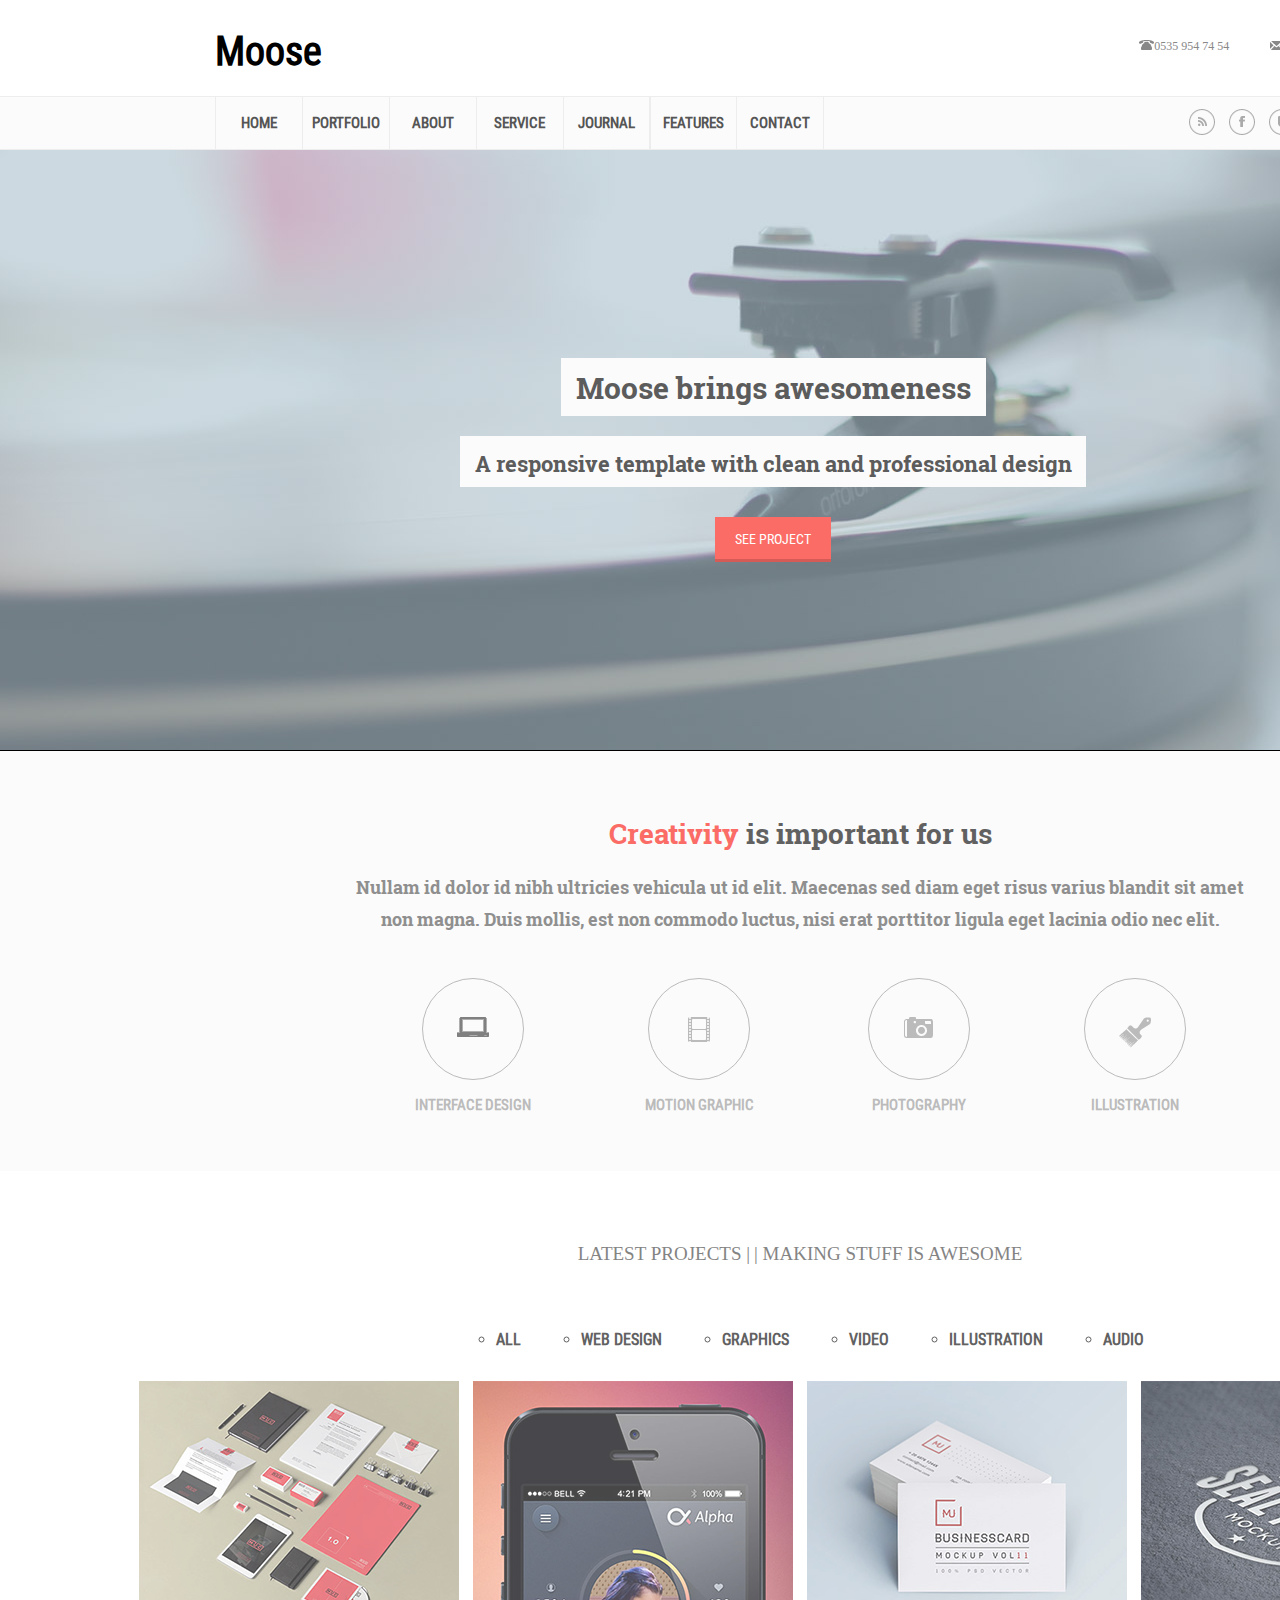
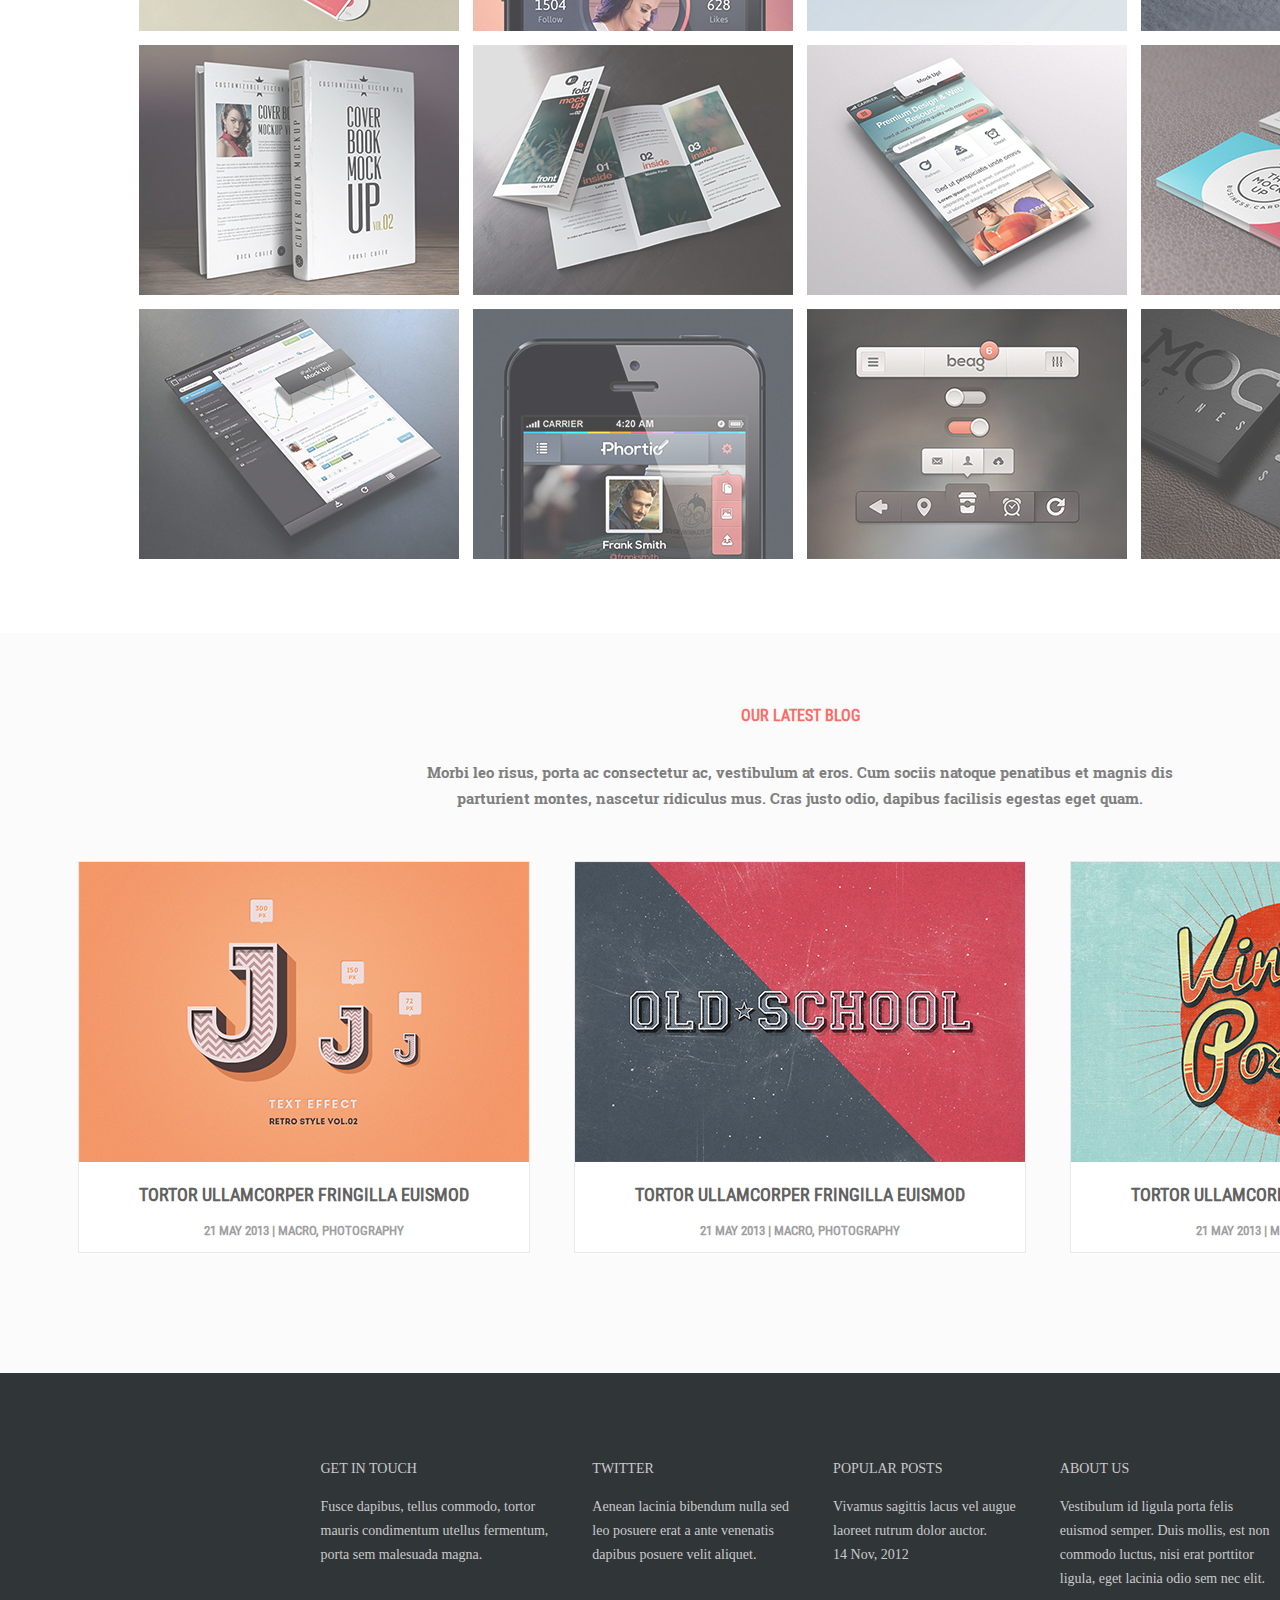
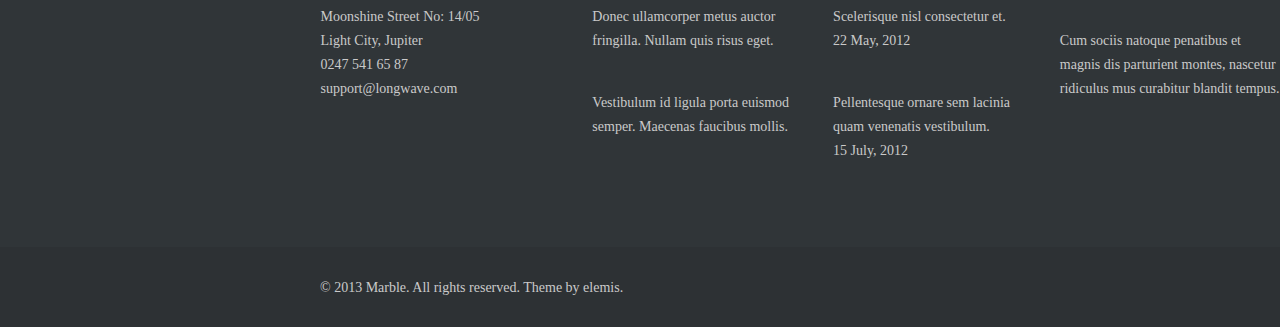
<file: Moose/index.html>
<!DOCTYPE html>
<html lang="en">
<head>
	<link rel="stylesheet" href="style/style.css">
	<meta charset="UTF-8">
	<title>Document</title>
</head>
<body>
	<div class="container">
		<div class="header">
			<div class="wrap">
				<div class="upc">
					<span class="logo">Moose</span>
					
					<button class="email"><img src="images/mall.png" alt="email"> email@moose.com 
					</button>
					
					<button class="tel"><img src="images/phone.png" alt="phone_number">0535 954 74 54
					</button>
				</div>


				<div class="downc">

					<div class="wrapper_downc">

						<ul class="ulL">
							<li class="liNav"><a class="aa" href="#">HOME</a></li> 
							<li class="liNav"><a class="aa" href="#">PORTFOLIO</a></li>
							<li class="liNav"><a class="aa" href="#">ABOUT</a></li>
							<li class="liNav"><a class="aa" href="#">SERVICE</a></li>
							<li class="liNav"><a class="aa" href="#">JOURNAL</a></li>
							<li class="liNav"><a class="aa" href="#">FEATURES</a></li>
							<li class="liNav"><a class="aa" href="#">CONTACT</a></li>
						</ul>			
						<ul class="ulR">
							<li class="liNavR"><a href="#"><img src="images/RSS.png" alt="RSS"></a></li>
							<li class="liNavR"><a href="#"><img src="images/Facebook.png" alt="Facebook"></a></li>
							<li class="liNavR"><a href="#"><img src="images/Twitter.png" alt="Twitter"></a></li>
							<li class="liNavR"><a href="#"><img src="images/Dribbble.png" alt="Dribbble"></a></li>
							<li class="liNavR"><a href="#"><img src="images/Pinterest.png" alt="Pinterest"></a></li>	
						</ul>	

					</div>

				</div>

			</div>
		</div>

		<div class="sliderbox">		
			<img class="slider_img"	width="1600px"	src="images/Main_Photo.jpg" alt="Main Photo">
			<div class="cent_text">
				<div class="uptext">Moose brings awesomeness</div>
				<div class="downtext">A responsive template with clean and <span>professional design</span></div>
				<button class="bott_sl_box">see project</button>
			</div>
		</div>

		<div class="slider_menu">
			<p class="pp"><span>Creativity</span> is important for us</p>
			<p class="ppp"	>Nullam id dolor id nibh ultricies vehicula ut id elit. Maecenas sed diam eget risus varius blandit sit amet<br> non magna. Duis mollis, est non commodo luctus, nisi erat porttitor ligula eget lacinia odio nec elit.</p>
			<div class="slider_nav">

				<div class="id">
					<a class="id_link_img"href="#"><div class="hov imgdiv"><img src="images/Laptop.png" alt=""></div></a>
					<a class="ahov id_link_txt" href="#">Interface Design</a>
				</div>

				<div class="mg">
					<a class="mg_link_img" href="#"><div class="hov imgdiv"><img src="images/Film_2.png" alt=""></div></a>
					<a class="ahov mg_link_txt" href="#">Motion Graphic</a>
				</div>

				<div class="ph">
					<a class="ph_link_img" href="#"><div class="hov imgdiv"><img src="images/Camera.png" alt=""></div></a>
					<a class="ahov ph_link_txt" href="">Photography</a>
				</div>

				<div class="il">
					<a class="il_link_img" href="#"><div class="hov imgdiv"><img src="images/Big_Brush.png" alt=""></div></a>
					<a class="ahov il_link_txt" href="">Illustration</a>
				</div>

			</div>
		</div>

		<div class="latest_porfolio">

			<div class="lp_text">
				<a href="#">Latest Projects |</a> <a></a>	<a href="#">| making stuff is awesome</a>
				<ul class="lp_main" type="circle">
					<a href="#"><li>ALL</li></a>
					<a href="#"><li>WEB DESIGN</li></a>
					<a href="#"><li>GRAPHICS</li></a>
					<a href="#"><li>VIDEO</li></a>
					<a href="#"><li>ILLUSTRATION</li></a>
					<a href="#"><li>AUDIO</li></a>
				</ul>
			</div>

			<div class="lp_photo_1">
				<img src="images/lpp_11.png" alt="">
				<img src="images/lpp_12.png" alt="">
				<img src="images/lpp_13.png" alt="">
				<img src="images/lpp_14.png" alt="">
			</div>

			<div class="lp_photo_2">
				<img src="images/lpp_21.png" alt="">
				<img src="images/lpp_22.png" alt="">
				<img src="images/lpp_23.png" alt="">
				<img src="images/lpp_24.png" alt="">
			</div>

			<div class="lp_photo_3">
				<img src="images/lpp_31.png" alt="">
				<img src="images/lpp_32.png" alt="">
				<img src="images/lpp_33.png" alt="">
				<img src="images/lpp_34.png" alt="">
			</div>	

		</div>

		<div class="latest_blog">
			<p class="lb_txt_u">Our latest Blog</p>
			<p class="lb_txt_d">Morbi leo risus, porta ac consectetur ac, vestibulum at eros. Cum sociis natoque penatibus et magnis dis<br> parturient montes, nascetur ridiculus mus. Cras justo odio, dapibus facilisis egestas eget quam.</p>
			<div class="lb_gallery">

				<div class="lg_div_img"><img src="images/lg_1.png" alt="">
					<p class="name_blog">Tortor Ullamcorper Fringilla Euismod</p>
					<p class="date_autor">21 may 2013   |   Macro, photography  </p>
				</div>

				<div class="lg_div_img"><img src="images/lg_2.png" alt="">
					<p class="name_blog">Tortor Ullamcorper Fringilla Euismod</p>
					<p class="date_autor">21 may 2013   |   Macro, photography  </p>
				</div>

				<div class="lg_div_img"><img src="images/lg_3.png" alt="">
					<p class="name_blog">Tortor Ullamcorper Fringilla Euismod</p>
					<p class="date_autor">21 may 2013   |   Macro, photography  </p>
				</div>

			</div>
		</div>

		<div class="footer_up">
			<div class="wrapper_fu">

			<div>
				<p class="footer_link">Get In Touch</p>
				<p>Fusce dapibus, tellus commodo, tortor<br> mauris condimentum utellus fermentum,<br> porta sem malesuada magna.<br><br> </p>
				<p>Moonshine Street No: 14/05 <br>
					Light City, Jupiter<br>
					0247 541 65 87<br>
				support@longwave.com</p>
			</div>
			<div>
				<p class="footer_link">Twitter</p>
				<p>Aenean lacinia bibendum nulla sed<br> leo posuere erat a ante venenatis<br> dapibus posuere velit aliquet.<br><br></p>
				<p>Donec ullamcorper metus auctor<br> fringilla. Nullam quis risus eget.<br><br></p>
				<p>
				Vestibulum id ligula porta  euismod<br> semper. Maecenas faucibus mollis.</p>
			</div>
			<div>
				<p class="footer_link">Popular Posts</p>
				<p>Vivamus sagittis lacus vel augue<br> laoreet rutrum dolor auctor.<br>
				14 Nov, 2012<br><br> </p>
				<p>Scelerisque nisl consectetur et.<br>
				22 May, 2012 <br><br></p>
				<p>Pellentesque ornare sem lacinia<br> quam venenatis vestibulum.<br> 
				15 July, 2012  </p>
			</div>
			<div>
				<p class="footer_link">About Us</p>
				<p>Vestibulum id ligula porta felis<br> euismod semper. Duis mollis, est non<br> commodo luctus, nisi erat porttitor<br> ligula, eget lacinia odio sem nec elit.<br><br> </p>
				<p>Cum sociis natoque penatibus et<br>magnis dis parturient montes, nascetur<br> ridiculus mus curabitur blandit tempus.</p>
			</div>
			</div>
		</div>
		<div class="footer_down">
			<p>© 2013 Marble. All rights reserved. Theme by elemis.</p>
		</div>
	</div>	   	
</body>
</html>
</file>
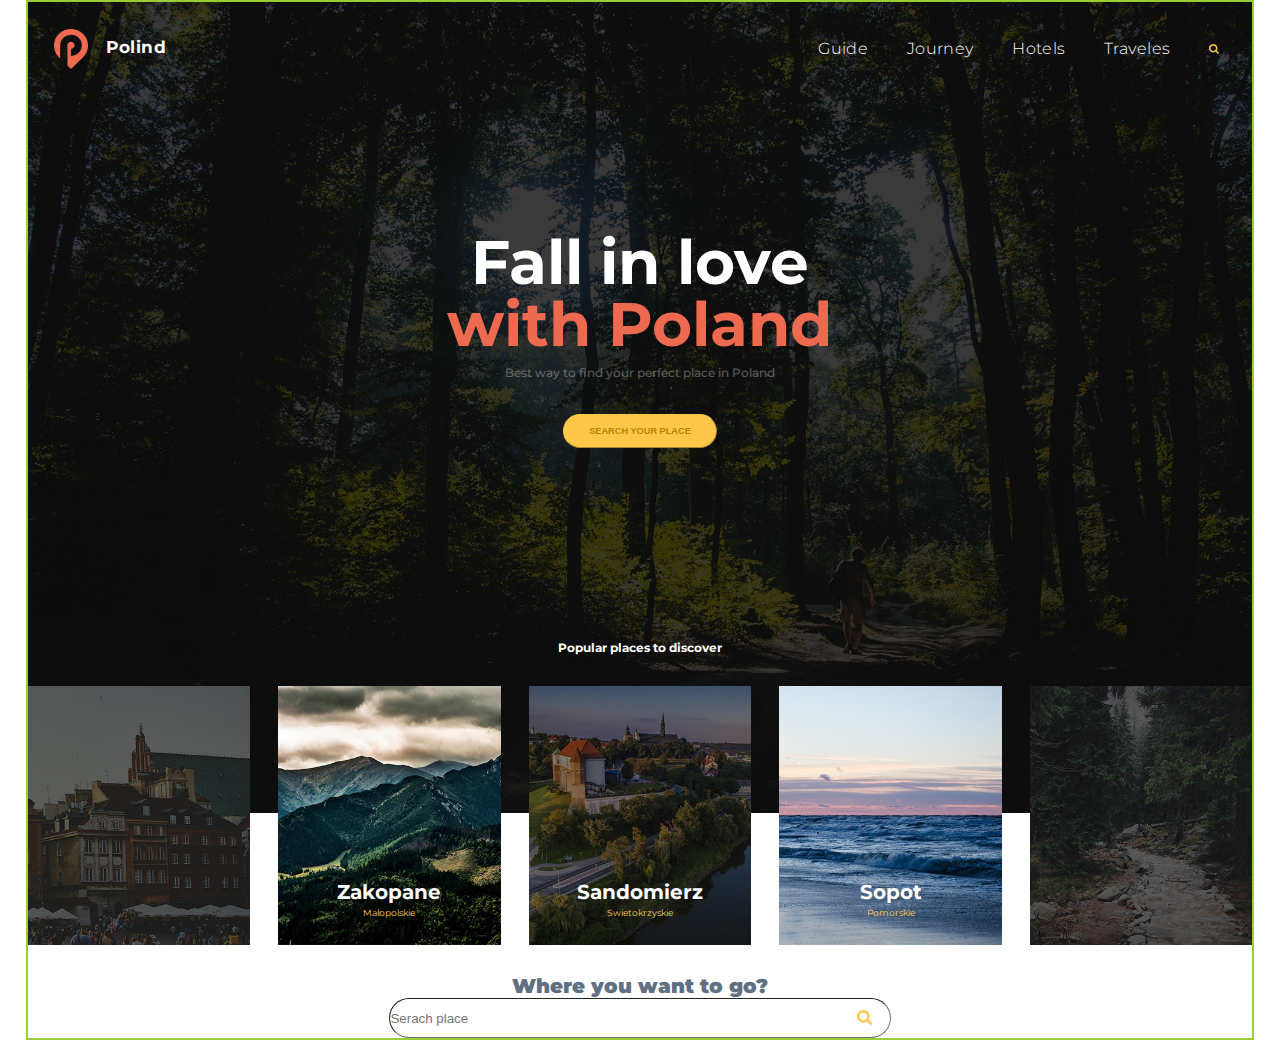
<file: Polind - эксперимент с vw вместо px/index.html>
<!DOCTYPE html>
<html lang="en">
<head>
	<link rel="stylesheet" href="style/style.css" type="text/css">
	<meta charset="UTF-8">
	<title>Document</title>
</head>
<body>
	<div class="container">



		<header class="header">

			<div class="header__img">

				<div class="header__blackout">
					
					<div class="header__logo">
						<img class="logo_img" src="img/Logo.png" alt="logo">
						<span class="logo_text">Polind</span>
					</div>

					<div class="header__menu">
						<nav class="nav_menu">
							<a href="">Guide</a>
							<a href="">Journey</a>
							<a href="">Hotels</a>
							<a href="">Traveles</a>
							<a href=""><img src="img/Search.png" alt=""></a>
						</nav>
					</div>

					<div class="mine_search">

						<span class="up_text">
							Fall in love
						</span><br>
						<span class="down_text">
							with Poland
						</span><br>
						<span class="ms_text">
							Best way to find your perfect place in Poland
						</span><br>

						<button class="ms_searc_button">
							SEARCH YOUR PLACE
						</button>

					</div>
				</div>
				<img src="img/Photo.jpg" width="100%"  no-repeat alt="">
			</div>



			<div class="categories">
				
				<p>Popular places to discover</p>
				
				<div class="catalog">

					<div>
						<img class="picture_1" height="100%" src="img/picture_1.jpg" alt="">
					</div>

					<div>
						<p class="p1">Zakopane</p>
						<p class="p2">Małopolskie</p>
						<img class="picture_2" height="100%" src="img/picture_2.jpg" alt="">
					</div>

					<div>
						<p class="p1">Sandomierz</p>
						<p class="p2">Swietokrzyskie</p>
						<img class="picture_3" height="100%" src="img/picture_3.jpg" alt="">
					</div>

					<div>
						<p class="p1">Sopot</p>
						<p class="p2">Pomorskie</p>
						<img class="picture_4" height="100%" src="img/picture_4.jpg" alt="">
					</div>

					<div>
						<img class="picture_5" height="100%" src="img/picture_5.jpg" alt="">
					</div>

				</div>

				
			</div>
			<!-- /.categories -->
		</header>
		<!-- /.header -->

		<section class="search">



			<div class="search_up">
				

				<span class="search_headline">  Where you want to go?<br>
				</span> 

				<form class="form_seach" action="" method="#" >

					<input class="input_search" type="text" placeholder="Serach place">

				

						<input class="form_submit" type="submit" name="form_submit" value="" >

					

				</form>

			</div>
			<!-- /.search_up -->

			<div class="search_down">
				

			</div>
			<!-- /.search_down -->
			

		</section>
		<!-- /.search -->


	</div>
	<!-- /.container -->
</body>
</html>
</file>
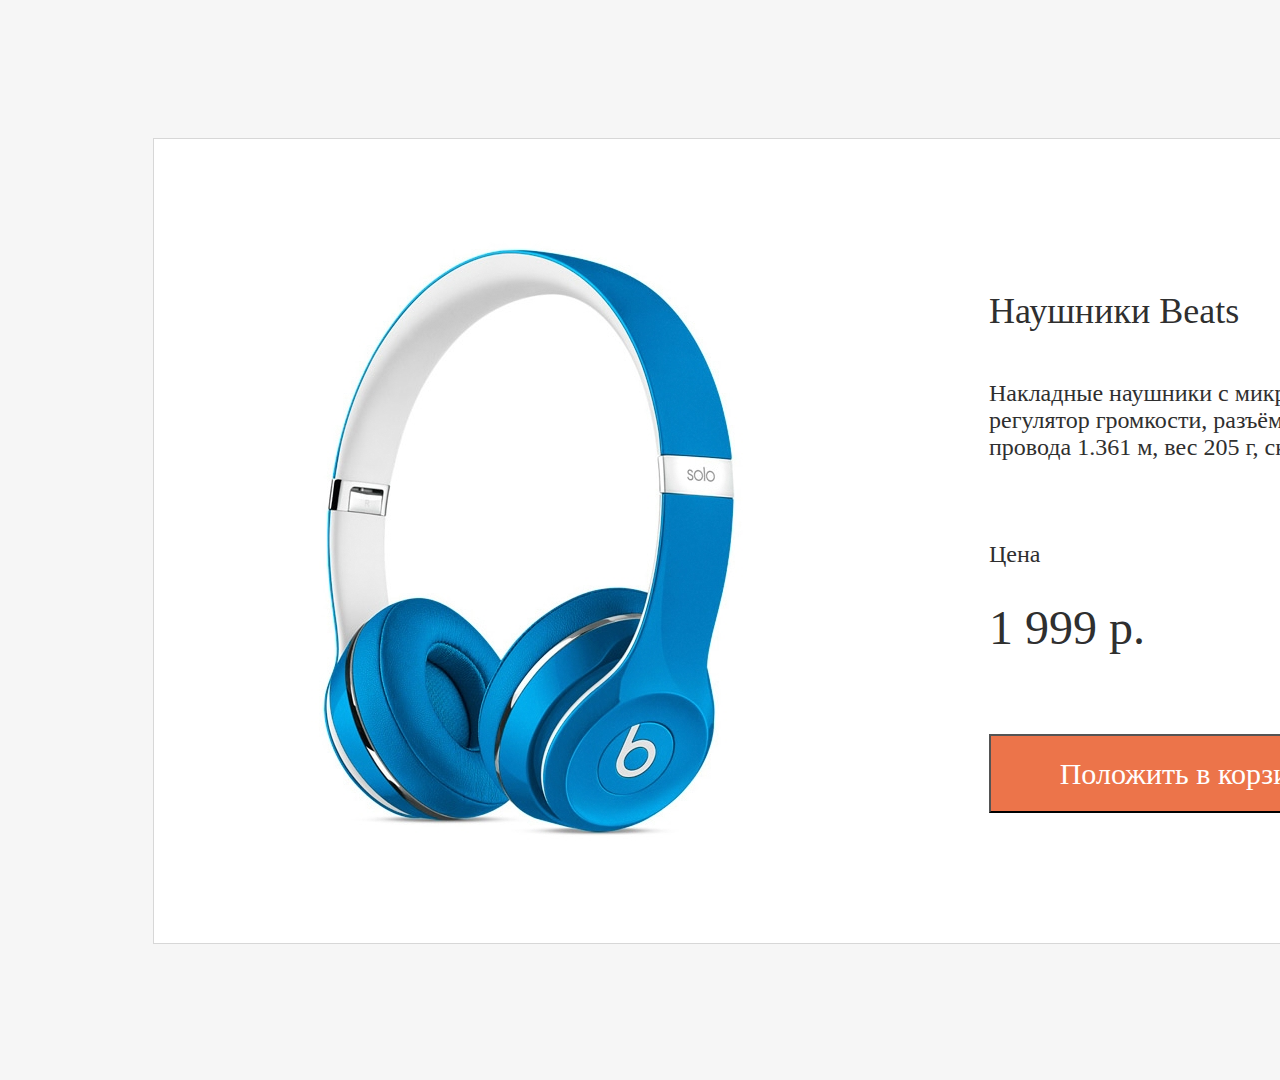
<file: Proba_1/INDEX.html>
<!DOCTYPE html>
<html lang="ru">
<head>
	<meta charset="UTF-8">
	<title>DZ_4_headphones</title>
	<link rel="stylesheet" type="text/css" href="css/STYLE_2.css">
</head>
<body>
	<div class="container">
		<div class="wrapper" >
			<div class="content">
				<div class="img">
					<img src="images/headphones.jpg" alt="headphones">
				</div>
				<div class="description">
					<h1>Наушники Beats</h1>
					<p class="pd">Накладные наушники с микрофоном, поддержка Iphone,<br> регулятор громкости, разъём mini jack 3.5 mm, длинна<br> провода 1.361 м, вес 205 г, складная конструкция</p>
					<div class="p221"><p class="price">Цена</p></div>
					<div class="p1999"><p>1 999 р.</p></div>
					<input type="button" class="button" value="Положить в корзину">
				</div>
			</div>
		</div>
	</div>
	
</body>
</html>
</file>
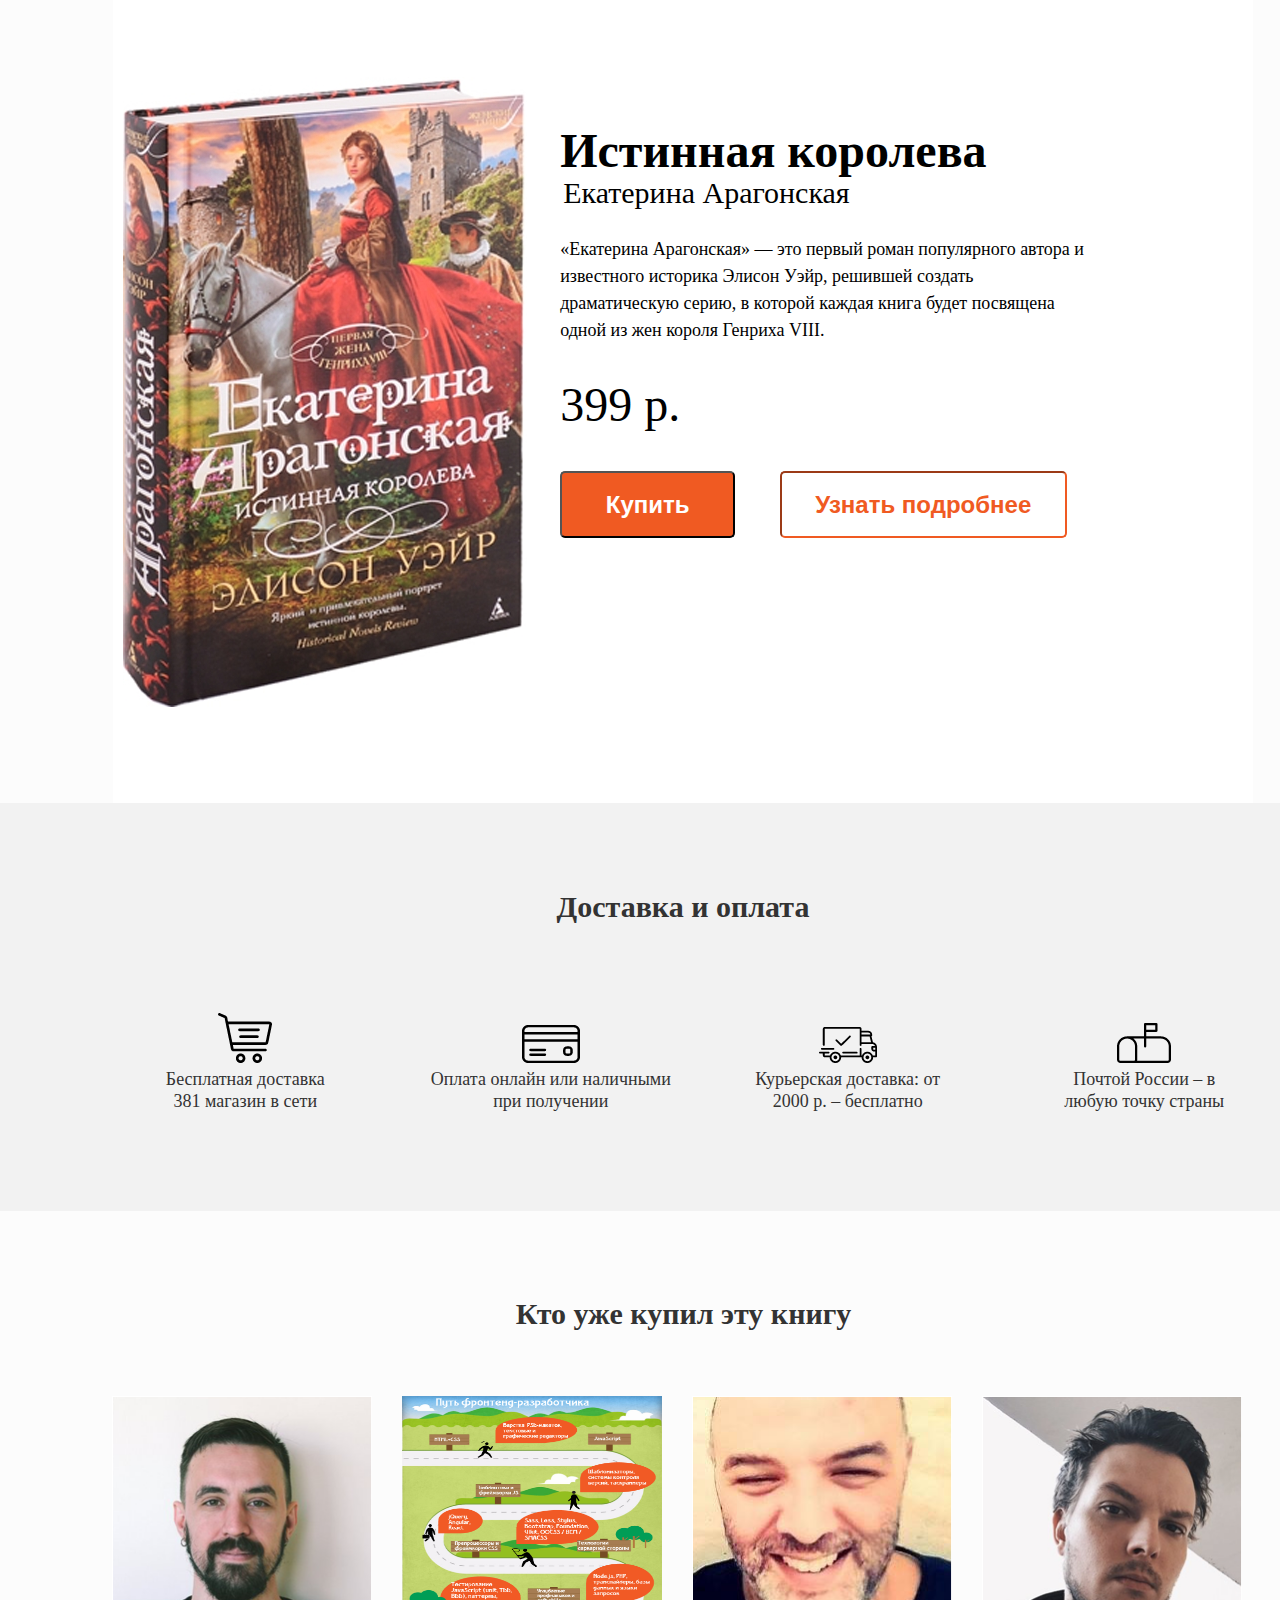
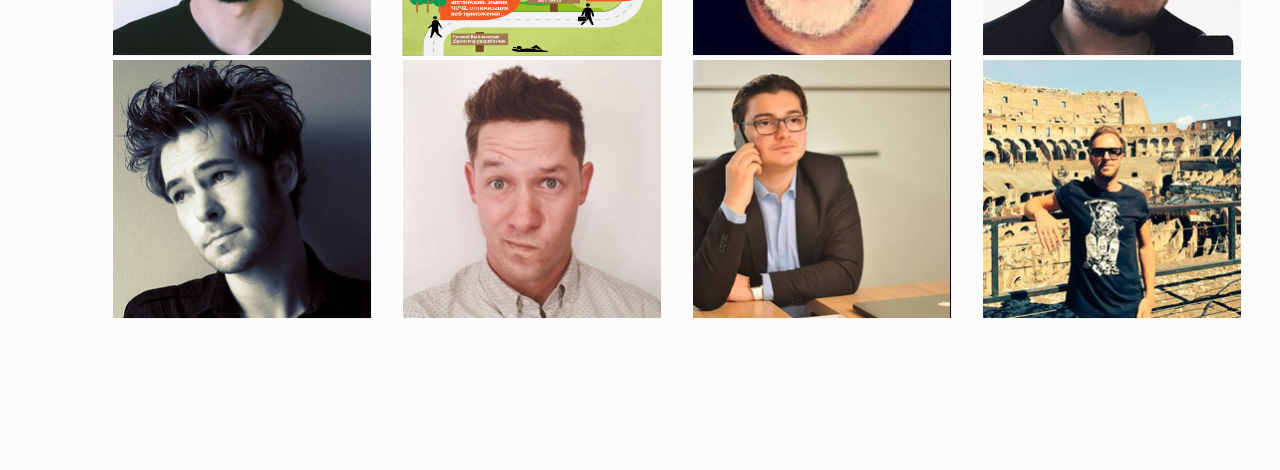
<file: Proba_2/index.html>
<!DOCTYPE html>
		<html lang="en">
		<head>
			<meta charset="UTF-8">
			<title>Document</title>
			<link rel="stylesheet" type="text/css" href="css/reset.css">
			<link rel="stylesheet" href="css/style.css">
		</head>
		<body>
			
			<div class="container">
				<div class="header">
					<div class="wrapper">
						<div class="w_img">
							<img class="wrapper_img" src="image/book_photo.jpg">
						</div>
						<div class="header_text">
							<h1>Истинная королева</h1>
							<h3>Екатерина Арагонская</h3>
							<p class="text">«Екатерина Арагонская» — это первый роман популярного автора и известного историка Элисон Уэйр, решившей создать драматическую серию, в которой каждая книга будет посвящена одной из жен короля Генриха VIII.</p>
							<p class="prise">399 p.</p>
							<button class="buy">Купить</button>
							<button class="detail">Узнать подробнее</button>
						</div> 
					</div>
				</div>

				<div class="Shipping_payment">
					<div class="wrapperSP">
						<p class="span">Доставка и оплата</p>
						<div class="block1">	

							<div class="a ship"><img src="image/Shopping_cart.png"><br>Бесплатная доставка 
							381 магазин в сети</div>

							<div class="a pay"><img src="image/Credit_card.png"><br> Оплата онлайн или наличными при получении</div>

							<div class="a ship2"><img src="image/Shipped.png"><br> Курьерская доставка: 
							от 2000 р. – бесплатно</div>				
							<div class="a mailR"><img src="image/Mailbox.png"><br> Почтой России – 
							в любую точку страны</div>

						</div>
					</div>
				</div>
				<div class="gallerybuy">
					<p class="span2">Кто уже купил эту книгу</p>
					<div class="gallery"> 
						<div class="c1 clearfix"> 
							<div class="g 1"><img class="q" src="image/1.png" alt=""></div>
							<div class="g 2"><img class="q"  src="image/2bc9ad04e1f14307bd95285c94482535.jpg" alt=""></div>
							<div class="g 3"><img class="q" src="image/3.png" alt=""></div>
							<div class="g 4"><img class="q" src="image/4.png" alt=""></div>
						</div>
						<div class="c2">				
							<div class="g 5"><img class="q" src="image/5.png" alt=""></div>
							<div class="g 6"><img class="q" src="image/6.png" alt=""></div>
							<div class="g 7"><img class="q" src="image/7.png" alt=""></div>
							<div class="g 8"><img class="q" src="image/8.png" alt=""></div>
						</div>
					</div>
				</div>
			</div>	
		</body>
		</html>
</file>
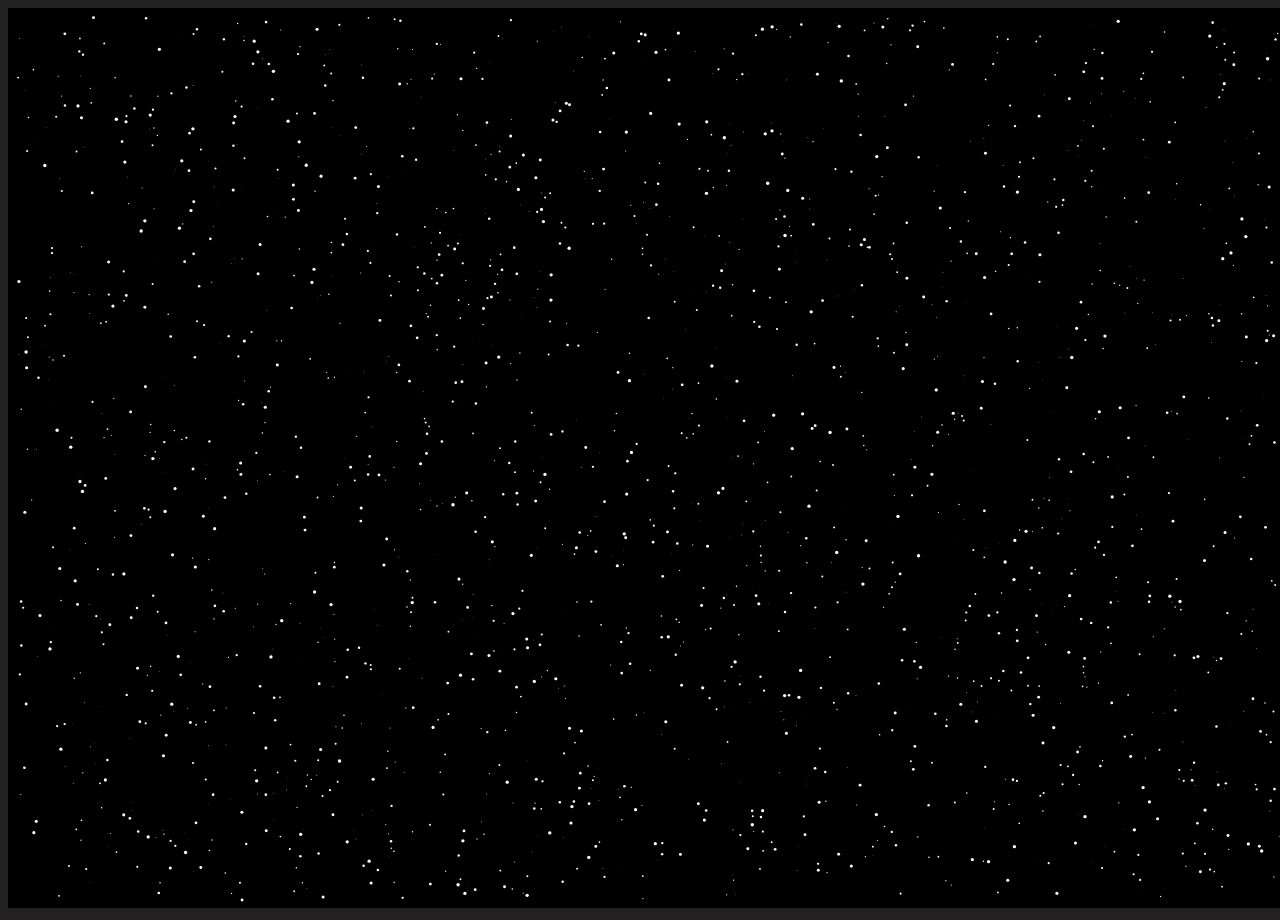
<file: Stars(canvas)/index.html>
<!DOCTYPE html>
	<html lang="ru">
	<head>
		<meta charset="UTF-8">
        <title>Document</title>
        <link rel="stylesheet" href="style.css">
	</head>
	<body>
		
		<canvas id='anime' >Обновите браузер</canvas>
			
		<script src="script.js"></script>
		
	</body>
	</html>
</file>
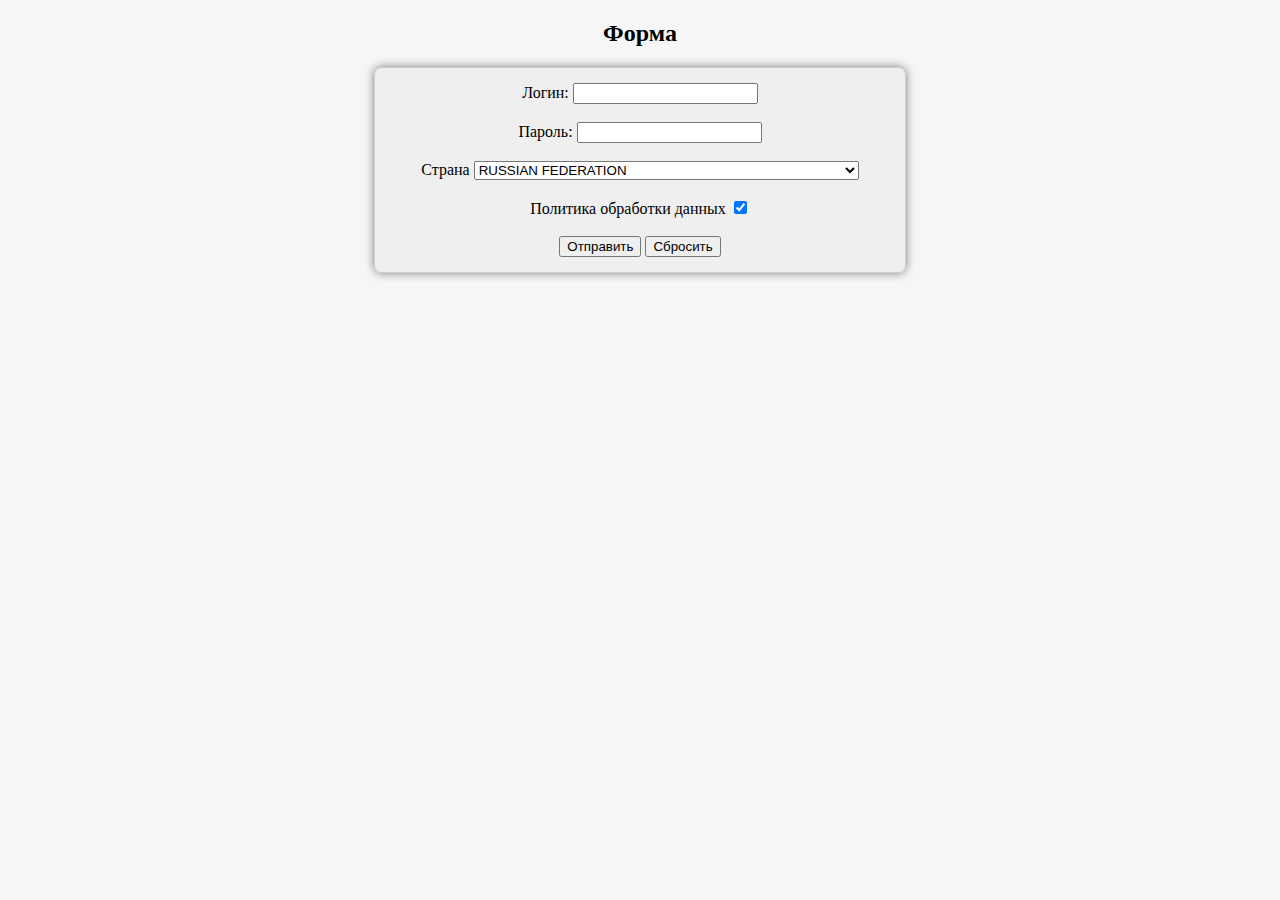
<file: еще один тест/index.html>
<!DOCTYPE html>
<html lang="en">

<head>
    <meta charset="UTF-8">
    <meta name="viewport" content="width=device-width, initial-scale=1.0">
    <meta http-equiv="X-UA-Compatible" content="ie=edge">
    <title>Document</title>
    <link rel="stylesheet" href="css/sstyle.css">
</head>

<body>
    <h2>Форма</h2>
    <form action="#" method="POST" id="form">
        <label for="form_input_login">Логин:</label>
        <input type="text" name="login" id="form_input_login">
        <br>
        <br>
        <label for="form_input_password">Пароль:</label>
        <input type="password" name="password" id="form_input_password"><br><br>
        <label for="form_select_country">Страна</label>
        <select name="country" id="form_select_country">
            <option selected value="RU">RUSSIAN FEDERATION</option>
            <option value="AX">AALAND ISLANDS</option>
            <option value="AF">AFGHANISTAN</option>
            <option value="AL">ALBANIA</option>
            <option value="DZ">ALGERIA</option>
            <option value="AS">AMERICAN SAMOA</option>
            <option value="AD">ANDORRA</option>
            <option value="AO">ANGOLA</option>
            <option value="AI">ANGUILLA</option>
            <option value="AQ">ANTARCTICA</option>
            <option value="AG">ANTIGUA AND BARBUDA</option>
            <option value="AR">ARGENTINA</option>
            <option value="AM">ARMENIA</option>
            <option value="AW">ARUBA</option>
            <option value="AU">AUSTRALIA</option>
            <option value="AT">AUSTRIA</option>
            <option value="AZ">AZERBAIJAN</option>
            <option value="BS">BAHAMAS</option>
            <option value="BH">BAHRAIN</option>
            <option value="BD">BANGLADESH</option>
            <option value="BB">BARBADOS</option>
            <option value="BY">BELARUS</option>
            <option value="BE">BELGIUM</option>
            <option value="BZ">BELIZE</option>
            <option value="BJ">BENIN</option>
            <option value="BM">BERMUDA</option>
            <option value="BT">BHUTAN</option>
            <option value="BO">BOLIVIA</option>
            <option value="BA">BOSNIA AND HERZEGOWINA</option>
            <option value="BW">BOTSWANA</option>
            <option value="BV">BOUVET ISLAND</option>
            <option value="BR">BRAZIL</option>
            <option value="IO">BRITISH INDIAN OCEAN TERRITORY</option>
            <option value="BN">BRUNEI DARUSSALAM</option>
            <option value="BG">BULGARIA</option>
            <option value="BF">BURKINA FASO</option>
            <option value="BI">BURUNDI</option>
            <option value="KH">CAMBODIA</option>
            <option value="CM">CAMEROON</option>
            <option value="CA">CANADA</option>
            <option value="CV">CAPE VERDE</option>
            <option value="KY">CAYMAN ISLANDS</option>
            <option value="CF">CENTRAL AFRICAN REPUBLIC</option>
            <option value="TD">CHAD</option>
            <option value="CL">CHILE</option>
            <option value="CN">CHINA</option>
            <option value="CX">CHRISTMAS ISLAND</option>
            <option value="CO">COLOMBIA</option>
            <option value="KM">COMOROS</option>
            <option value="CK">COOK ISLANDS</option>
            <option value="CR">COSTA RICA</option>
            <option value="CI">COTE D'IVOIRE</option>
            <option value="CU">CUBA</option>
            <option value="CY">CYPRUS</option>
            <option value="CZ">CZECH REPUBLIC</option>
            <option value="DK">DENMARK</option>
            <option value="DJ">DJIBOUTI</option>
            <option value="DM">DOMINICA</option>
            <option value="DO">DOMINICAN REPUBLIC</option>
            <option value="EC">ECUADOR</option>
            <option value="EG">EGYPT</option>
            <option value="SV">EL SALVADOR</option>
            <option value="GQ">EQUATORIAL GUINEA</option>
            <option value="ER">ERITREA</option>
            <option value="EE">ESTONIA</option>
            <option value="ET">ETHIOPIA</option>
            <option value="FO">FAROE ISLANDS</option>
            <option value="FJ">FIJI</option>
            <option value="FI">FINLAND</option>
            <option value="FR">FRANCE</option>
            <option value="GF">FRENCH GUIANA</option>
            <option value="PF">FRENCH POLYNESIA</option>
            <option value="TF">FRENCH SOUTHERN TERRITORIES</option>
            <option value="GA">GABON</option>
            <option value="GM">GAMBIA</option>
            <option value="GE">GEORGIA</option>
            <option value="DE">GERMANY</option>
            <option value="GH">GHANA</option>
            <option value="GI">GIBRALTAR</option>
            <option value="GR">GREECE</option>
            <option value="GL">GREENLAND</option>
            <option value="GD">GRENADA</option>
            <option value="GP">GUADELOUPE</option>
            <option value="GU">GUAM</option>
            <option value="GT">GUATEMALA</option>
            <option value="GN">GUINEA</option>
            <option value="GW">GUINEA-BISSAU</option>
            <option value="GY">GUYANA</option>
            <option value="HT">HAITI</option>
            <option value="HM">HEARD AND MC DONALD ISLANDS</option>
            <option value="HN">HONDURAS</option>
            <option value="HK">HONG KONG</option>
            <option value="HU">HUNGARY</option>
            <option value="IS">ICELAND</option>
            <option value="IN">INDIA</option>
            <option value="ID">INDONESIA</option>
            <option value="IQ">IRAQ</option>
            <option value="IE">IRELAND</option>
            <option value="IL">ISRAEL</option>
            <option value="IT">ITALY</option>
            <option value="JM">JAMAICA</option>
            <option value="JP">JAPAN</option>
            <option value="JO">JORDAN</option>
            <option value="KZ">KAZAKHSTAN</option>
            <option value="KE">KENYA</option>
            <option value="KI">KIRIBATI</option>
            <option value="KW">KUWAIT</option>
            <option value="KG">KYRGYZSTAN</option>
            <option value="LA">LAO PEOPLE'S DEMOCRATIC REPUBLIC</option>
            <option value="LV">LATVIA</option>
            <option value="LB">LEBANON</option>
            <option value="LS">LESOTHO</option>
            <option value="LR">LIBERIA</option>
            <option value="LY">LIBYAN ARAB JAMAHIRIYA</option>
            <option value="LI">LIECHTENSTEIN</option>
            <option value="LT">LITHUANIA</option>
            <option value="LU">LUXEMBOURG</option>
            <option value="MO">MACAU</option>
            <option value="MG">MADAGASCAR</option>
            <option value="MW">MALAWI</option>
            <option value="MY">MALAYSIA</option>
            <option value="MV">MALDIVES</option>
            <option value="ML">MALI</option>
            <option value="MT">MALTA</option>
            <option value="MH">MARSHALL ISLANDS</option>
            <option value="MQ">MARTINIQUE</option>
            <option value="MR">MAURITANIA</option>
            <option value="MU">MAURITIUS</option>
            <option value="YT">MAYOTTE</option>
            <option value="MX">MEXICO</option>
            <option value="MC">MONACO</option>
            <option value="MN">MONGOLIA</option>
            <option value="MS">MONTSERRAT</option>
            <option value="MA">MOROCCO</option>
            <option value="MZ">MOZAMBIQUE</option>
            <option value="MM">MYANMAR</option>
            <option value="NA">NAMIBIA</option>
            <option value="NR">NAURU</option>
            <option value="NP">NEPAL</option>
            <option value="NL">NETHERLANDS</option>
            <option value="AN">NETHERLANDS ANTILLES</option>
            <option value="NC">NEW CALEDONIA</option>
            <option value="NZ">NEW ZEALAND</option>
            <option value="NI">NICARAGUA</option>
            <option value="NE">NIGER</option>
            <option value="NG">NIGERIA</option>
            <option value="NU">NIUE</option>
            <option value="NF">NORFOLK ISLAND</option>
            <option value="MP">NORTHERN MARIANA ISLANDS</option>
            <option value="NO">NORWAY</option>
            <option value="OM">OMAN</option>
            <option value="PK">PAKISTAN</option>
            <option value="PW">PALAU</option>
            <option value="PA">PANAMA</option>
            <option value="PG">PAPUA NEW GUINEA</option>
            <option value="PY">PARAGUAY</option>
            <option value="PE">PERU</option>
            <option value="PH">PHILIPPINES</option>
            <option value="PN">PITCAIRN</option>
            <option value="PL">POLAND</option>
            <option value="PT">PORTUGAL</option>
            <option value="PR">PUERTO RICO</option>
            <option value="QA">QATAR</option>
            <option value="RE">REUNION</option>
            <option value="RO">ROMANIA</option>
            <option value="RW">RWANDA</option>
            <option value="SH">SAINT HELENA</option>
            <option value="KN">SAINT KITTS AND NEVIS</option>
            <option value="LC">SAINT LUCIA</option>
            <option value="PM">SAINT PIERRE AND MIQUELON</option>
            <option value="VC">SAINT VINCENT AND THE GRENADINES</option>
            <option value="WS">SAMOA</option>
            <option value="SM">SAN MARINO</option>
            <option value="ST">SAO TOME AND PRINCIPE</option>
            <option value="SA">SAUDI ARABIA</option>
            <option value="SN">SENEGAL</option>
            <option value="CS">SERBIA AND MONTENEGRO</option>
            <option value="SC">SEYCHELLES</option>
            <option value="SL">SIERRA LEONE</option>
            <option value="SG">SINGAPORE</option>
            <option value="SK">SLOVAKIA</option>
            <option value="SI">SLOVENIA</option>
            <option value="SB">SOLOMON ISLANDS</option>
            <option value="SO">SOMALIA</option>
            <option value="ZA">SOUTH AFRICA</option>
            <option value="GS">SOUTH GEORGIA AND THE SOUTH SANDWICH ISLANDS</option>
            <option value="ES">SPAIN</option>
            <option value="LK">SRI LANKA</option>
            <option value="SD">SUDAN</option>
            <option value="SR">SURINAME</option>
            <option value="SJ">SVALBARD AND JAN MAYEN ISLANDS</option>
            <option value="SZ">SWAZILAND</option>
            <option value="SE">SWEDEN</option>
            <option value="CH">SWITZERLAND</option>
            <option value="SY">SYRIAN ARAB REPUBLIC</option>
            <option value="TW">TAIWAN</option>
            <option value="TJ">TAJIKISTAN</option>
            <option value="TH">THAILAND</option>
            <option value="TL">TIMOR-LESTE</option>
            <option value="TG">TOGO</option>
            <option value="TK">TOKELAU</option>
            <option value="TO">TONGA</option>
            <option value="TT">TRINIDAD AND TOBAGO</option>
            <option value="TN">TUNISIA</option>
            <option value="TR">TURKEY</option>
            <option value="TM">TURKMENISTAN</option>
            <option value="TC">TURKS AND CAICOS ISLANDS</option>
            <option value="TV">TUVALU</option>
            <option value="UG">UGANDA</option>
            <option value="UA">UKRAINE</option>
            <option value="AE">UNITED ARAB EMIRATES</option>
            <option value="GB">UNITED KINGDOM</option>
            <option value="US">UNITED STATES</option>
            <option value="UM">UNITED STATES MINOR OUTLYING ISLANDS</option>
            <option value="UY">URUGUAY</option>
            <option value="UZ">UZBEKISTAN</option>
            <option value="VU">VANUATU</option>
            <option value="VE">VENEZUELA</option>
            <option value="VN">VIET NAM</option>
            <option value="WF">WALLIS AND FUTUNA ISLANDS</option>
            <option value="EH">WESTERN SAHARA</option>
            <option value="YE">YEMEN</option>
            <option value="ZM">ZAMBIA</option>
            <option value="ZW">ZIMBABWE</option>
        </select> 
        <br>
        <br>
        <label for="form_checkbox">Политика обработки данных</label>
        <input type="checkbox" id="form_checkbox" checked>
        <br>
        <br>

        <input type="submit"id="form_buton_submit" name="form_button_submit" value="Отправить">
        <input type="reset" id="form_buton_reset" name="form_button_reset" value="Сбросить">


    </form>
</body>
</html>
</file>
<file: Moose/style/style.css>
@font-face{

	font-family: Archer;
	src: url("../fonts/Archer.ttf"); 
	font-style: normal; 
	font-weight: normal; 
}
@font-face{
	font-family:RobotoCondensed;
	src: url("../fonts/RobotoCondensed.ttf");
	font-style: normal; 
	font-weight: normal; 

}

@font-face{
	font-family: Roboto Slab;
	src: url('../fonts/Roboto Slab.ttf');
}


body{
	bosrder: 2px solid red; 
	width: 1600px;
	margin:  0 auto;
	
} 

.upc{	 
	margin: auto;
	height: 49px;
	margin-top: 28px;
	width: 1170px;
	height: 38px;
	margin-bottom: 30px;

}

.logo{
	margin: 0;
	color: #ss6666;
	font-family: RobotoCondensed;
	font-size: 40px;
	font-weight: 700;
	display: inline-block;


}



.email{
	float: right;	
	background-color: transparent;
	border: none;
	color: #888888;
	font-family: Roboto;
	font-size: 12px;
	font-weight: 400;
	margin-top: 10px;
}

.tel{
	background-color: transparent;
	border: none;
	color: #888888;
	font-family: Roboto;
	font-size: 12px;
	font-weight: 400;
	float: right;
	margin-right: 29px;
	margin-top: 10px;

}

.ulL, .ulR{	
	list-style-type: none;
	margin: 0;
	padding: 0;
}

.aa{
	display: block;
	font-family: "RobotoCondensed";
	font-size: 15px;
	font-weight: 700;
	color: #555555;
	text-decoration: none;
}

.wrapper_downc a:hover{
	background-color: #F2F2F2;
} 

.downc{
	background-color: #fbfbfb;	
	height: 52px;
	border-top: 1px solid #ededed;
	border-bottom: 1px solid #ededed;
}

.wrapper_downc{
	
}

.liNav{
	
	border: 1px solid #ededed;
	border-top: none;
	border-bottom: none;
	text-align: center;
	line-height: 52px;
	width: 86px;
	height: 52px;
	display: inline-block;
	margin-right: -.32em;

}

.liNavR a{
	width: 26px;
	height: 26px;
	display: block;
	border-radius: 50%;

}

.liNavR{
	
	margin-right: 10px;
	display: inline-block;

}

.ulL{
	margin-left: 215px;
	display: inline-block;
}

.ulR{
	float: right;
	display: inline-block;
	margin-top: 12px;
	margin-right: 215px;



}

.sliderbox{
	position: relative;
	height: 600px;
}

.cent_text{
	width: 630px;
	height: 185px;

	text-align: center;
	position: absolute;
	top: 208px;

	left: 458px;
}

.uptext{
	color: #5c5c5c;
	font-family: "Roboto Slab";
	font-size: 30px;
	font-weight: 900;
	display: inline-block;
	background-color: #fbfbfb;
	margin-bottom: 20px;
	padding: 10px 15px 9px 15px;

}

.downtext{
	color: #5c5c5c;
	font-family: "Roboto Slab";
	font-size: 22px;
	font-weight: 900;
	display: inline-block;
	background-color: #fbfbfb;
	padding: 13px 14px 9px 15px;
	margin-bottom: 30px;



}

.bott_sl_box{
	width: 116px;
	height: 45px;
	box-shadow: inset 0 -3px 0 rgba(0, 0, 0, 0.15);
	background-color: #fa6c65;
	color: #ffffff;
	font-family: "RobotoCondensed";
	font-size: 14px;

	line-height: 35px;
	text-transform: uppercase;
	border:  none;
}
.pp{
	font-family: "Roboto Slab";
	font-size: 28px;
	font-weight: 700;
	line-height: 26px;
	color: #616161;
	margin-top: 70px;
	margin-bottom: 24px;
}

.ppp{
	color: #8f8f8f;
	font-family: "Roboto Slab";
	font-size: 18px;
	font-weight: 300;
	line-height: 32px;
	margin-bottom: 43px;
}

.slider_menu{
	border-top: 1px solid;
	text-align: center;
	background-color: #fbfbfb;
	height: 420px;

}

.slider_menu span{
	color: #fa6c65;
}


.slider_menu span{
	margin-top: 20px;
}



.imgdiv{
	display: inline-block;
	border: 1px solid #bbbbbb;
	height: 100px;
	width: 100px;
	border-radius: 50%;


}

.imgdiv img{
	margin-top: 38%;
}


.id, .mg, .ph, .il{
	margin-right: 110px;
	display: inline-block;	


	 
}

.slider_nav div:last-child{
	margin-right: 0;
}

.id_link_img, 
.mg_link_img, 
.ph_link_img, 
.il_link_img{
	display: block;
	height: 100px;
	border-radius: 50%;
	margin-bottom: 18px;


}

.id_link_txt,
.mg_link_txt,
.ph_link_txt,
.il_link_txt{
	text-decoration: none;
	color: #bbbbbb;
	font-family: "RobotoCondensed";
	font-size: 15px;
	font-weight: 700;
	text-transform: uppercase;
}



.hov:hover{
	border: 3px solid #fa6c65 ;
	background-color: #F5F5F5;
}
 
.ahov:hover{
	color:  #fa6c65;
	 
	 
}

.latest_porfolio{
	margin: 70px auto 70px;
	text-align: center;
}

.lp_text{
	height: 100px;
	margin-bottom: 30px;

}

.lp_main{
	 display: table;
	 margin: 60px auto 0 ;

}

.lp_main li{
	float: left; 
	margin: 0 30px;
}

.latest_porfolio img{
	margin: 10px 5px 0;
}

.footer{
	border: 1px solid green;
}

.latest_porfolio div>a{
	text-decoration: none;
	color: #848484;
font-family: "RobotoSlab";
font-size: 19px;
font-weight: 400;
line-height: 26px;
text-transform: uppercase;
}

.latest_porfolio div>ul>a{
	color: #616161;
font-family: "RobotoCondensed";
font-size: 16px;
font-weight: 600;
line-height: 26px;

}
.latest_porfolio a:hover{
	color: #fa6c65;
	font-weight: 800;

}

.latest_blog{
	background-color: #fbfbfb;
	padding-top: 70px;
	text-align: center;
	padding-bottom: 120px;
}

.latest_blog p{
	 
	padding: 0;
}

.lb_txt_u{
	margin: 0;
	color: #fa6c65;
font-family: "RobotoCondensed";
font-size: 16px;
font-weight: 700;
line-height: 26px;
text-transform: uppercase;
 

}

.lb_txt_d{
margin: 0;
margin-top: 30px;
margin-bottom: 50px;
	color: #7f7f7f;
font-family: Roboto Slab;
font-size: 15px;
font-weight: 400;
line-height: 26px;
}

.latest_blog img{
	height: 300px;
}

.lg_div_img{
	height: 390px;
}

.lg_div_img{
	margin: 0 20px 0;
	display: inline-block;
	background-color: #FFFF;
	border: 1px solid #e9e9e9;
}

.name_blog{
	
	color: #616161;
font-family: "RobotoCondensed";
font-size: 18px;
font-weight: 700;
text-transform: uppercase;
}

.footer_up{
	text-align: center;
	background-color: #303538;
}

.date_autor{
	color: #9f9f9f;
font-family: "RobotoCondensed";
font-size: 13px;
font-weight: 700;
text-transform: uppercase;
}

.footer_up div{
	display: inline-block;
	vertical-align: top;
	margin: 0 20px;
	

}

.wrapper_fu{
	padding: 70px;
	text-align: left;
	

}

.wrapper_fu p{
color: #cacaca;
font-family: Roboto;
font-size: 14px;
font-weight: 400;
line-height: 24px;
}

.footer_link{
	font-family: "Roboto Condensed";
font-size: 16px;
font-weight: 700;
text-transform: uppercase;
}

.footer_down{
	background-color: #2d3134;
	height: 80px;

}
.footer_down p{
	display: inline-block;
	margin-top: 30px;
	margin-left: 320px;
	color: #cacaca;
font-family: Roboto;
font-size: 14px;
font-weight: 400;
line-height: 22px;
}
</file>
<file: Polind - эксперимент с vw вместо px/style/style.css>
@import url('https://fonts.googleapis.com/css?family=Montserrat');

:root{
	font-size: 1.3vw;
	-webkit-box-sizing: border-box;
	-moz-box-sizing: border-box;
	box-sizing: border-box;
	font-family: Montserrat;
}

body{
	margin: 0;
	padding: 0;
	

	font-weight: 700;
	color: #ed6950;
}

*,
::after{
	box-sizing: inherit;
}

.container{
	width: 96vw;
	margin: 0 auto;
	border: 2px solid yellowgreen;

}

.wrapper{
	position: relative;

	
}

.header__img{
	position: relative;



	
}

.header__blackout{
	position: absolute;
	width: 100%;
	height: calc(100% - 3.3px) ;
	background-color: rgba(2, 2, 2, 0.78);
	
}


.header__logo{
	position: absolute;
	top: 2.085vw;
	left: 2.085vw;
}

.logo_img{
	vertical-align: middle;
	width: 2.656vw;
}

.logo_text{
	color: #ffffff;
	margin-left: 1vw;
	font-weight: 700;
	letter-spacing: 0.5px;
}


.header__menu{
	float: right;
	margin-top: 2.8vw;
	margin-left: 2.085vw;
}

.nav_menu img{
	width: .65em;
}

.nav_menu a{
	font-size: 1.23vw;
	text-decoration: none;
	font-weight: 300;
	color: #ffffff;
	letter-spacing: 0.45px;
	margin-right: 2.6vw;
}


.mine_search{
	margin-top: 17.44vw;
	text-align: center;
}

.up_text,
.down_text{
	display: inline-block;
	font-size: 4.79vw;
	font-weight: 700;

}

.down_text{
	margin-top: -.2em;
}


.up_text{
	color: #ffffff;

}

.ms_text{
	opacity: 0.3;
	color: #ffffff;
	font-size: 0.95vw;
	font-weight: 500;
	padding-top: 50px;
}

.ms_searc_button{
	width: 12vw;
	height: 2.6vw;
	background-color: #ffc74a;
	margin-top: 2.6vw;
	border-radius: 2em;
	color: #b98000;
	font-weight: 700;
	border-color: #ffc74a;
	border-width: 0.09vw;
	font-size: .72vw;
}

.catalog{
	height: 22.55vw;
	display: flex;
	justify-content: space-between;

}

.catalog div{
	display: inline-block;
	height: 90%;

}

.categories p{
	text-align: center;
	margin: 0;
	margin-bottom: 2.39vw;
	font-size: 0.93vw;
	color: #ffffff;
}

.categories{

	position: relative;
	margin-top: -13.8vw;
}

.catalog p{

	position: absolute;
	top: 75%;
	right: 20%;
	left: 20%;
}

.catalog div{
	position: relative;
}

.catalog .p1{
	color: #ffffff;
	font-weight: 700;
	font-size: 1.56vw;
}

.catalog .p2{
	color: #ffc74a;
	font-size: 0.72vw;
	font-weight: 400;
	margin-top: 12%;
}

.search_up{
	text-align: center;	
}

.form_seach{

	position: relative;
	display: inline-block;
	width: 42.1vw;

	padding: 0;
	margin: 0;

}

.input_search{
	width: 93%;	
	height:  3.125vw;
	border-radius: 2vw;
	border-width: 1px; 
	margin: 0;
	padding: 0;
}

.form_submit{
		position: absolute;
	top: 30%;
	right: 2.9vw;
border-width: 0;
	background: url('../img/search_form.png') no-repeat center top;
	background-size: 1.2vw auto;
	width: 1.2vw;
	height: 1.2vw;
}

.search_headline{

	color: #606f81;
	font-weight: 900;
	font-size: 1.56vw;
}
</file>
<file: Proba_1/css/STYLE_2.css>
*{
	margin: 0;
}
.container{
	background: #f6f6f6; 
	width: 1920px;
	height: 1080px;
	position: relative;
}

.wrapper{
	background: grey; 
	position: absolute;
	width: 1615px;
	height: 804px;
	top: 138px;
	left: 153px;
	border: 1px solid #d7d7d7;
	background-color: #ffffff;
}

.content{
	background: red;
	position: absolute;
	height: 600px;
	width: 1461px;
	top: 102px;
	left: 77px;
}

.img{
	position: absolute;
	top: 0;
	left: 0;
}
	
.description{
	position: relative;
	height: 600px;
	width: 761px;
	background: white;
	left: 600px;
	padding-left: 158px;
	
}

h1{
	color: #2f2f2f;
	font-family: "Arial - Bold MT";
	font-size: 36px;
	font-weight: 400;
	padding-top: 49px;
}

.pd{
	margin-top: 48px;
	color: #2f2f2f;
	font-family: "Arial MT";
	font-size: 24px;
	font-weight: 400;
}

.p221{
	margin-top: 80px;
	 
}

.price{
	color: #2f2f2f;
	font-family: "Arial MT";
	font-size: 24px;
	font-weight: 400;
}

.p1999{
	padding-top: 32px;
	color: #2f2f2f;
	font-family: "Arial MT";
	font-size: 48px;
	font-weight: 400;
}

.button{
	bottom: 28px;
	width: 402px;
	height: 79px;
	background-color: #ec744a;
	color: #ffffff;
	font-family: "Arial MT";
	font-size: 30px;
	font-weight: 400;
	position: absolute;
}
</file>
<file: Proba_2/css/style.css>
body{
	padding: 0;
	margin: 0;
}

.container{
	width: 1366px;
	background-color: #dedede1a;
	margin: 0 auto;

}

.header{
	background-color: white;

	width: 1140px;
	height: 803px;
	margin: 0 113px;
}



.wrapper{


}

.w_img{
	margin-left: 10px;
	margin-top: 77px;
	display: inline-block;
	width:38%;
}

.header_text{
	vertical-align: top;
	font-family: Tahoma;
	font-size: 18px;
	font-weight: 400;
	line-height: 27px; 
	text-align: left;
	width:60%;
	display: inline-block;
}

h1{
	margin-top: 137px;
	font-size: 48px;
	margin-bottom: 15px;
}

h3{
	margin-left: 3px;
	margin-top: 15px;
	font-size: 30px;
	font-weight: 400;
}

.text{
	width: 526px;
	font-family: Tahoma;
	font-size: 18px;
	font-weight: 500;
	line-height: 27px;
	margin-bottom: 47px;
}

.prise{
	font-size: 48px;
}

.buy{
	margin-right: 40px;
	margin-top: 53px;
	font-weight: 700;
	font-size: 24px;
	color: #ffffff;
	width: 175px;
	height: 67px;
	border-radius: 5px;
	background-color: #f05a22;
}

.detail{
	width: 287px;
	height: 67px;
	border-radius: 5px;
	color: #f05a22;
	font-size: 24px;
	font-weight: 700;
	background-color: transparent;
	border: 2px inset #f05a22;
}

.Shipping_payment{
	width: 1366px;
	height: 408px;
 
}

.wrapperSP{
	background-color: #f2f2f2;
	width: 1366px;
	height: 408px;
	margin: 0 auto;
	text-align: center;
	color: #333333;
	font-family: Tahoma;
	font-size: 30px;
	font-weight: 700;


}
.span{
	font-size: 30px;
	font-weight: 700;
	text-align: center;
	padding-top: 89px;
}
.ship{
	display: inline-block;
}

.pay{
	display: inline-block;
}

.ship2{
	display: inline-block;
}

.mailR{
	display: inline-block;
}

.a{ 
	color: #333333;
	font-family: "Open Sans";
	font-size: 18px;
	font-weight: 400;
	line-height: 22px;

}

.block1{		
	height: 106px;
	margin: 91px 0 0;
}

.ship{ 
	padding-left: 30px;
	text-align: center;
	margin-left: 0px;
	width: 181px;
	height: 102px;
	margin-right: 87px;
}

.pay{
	text-align: center; 
	width: 241px;
	height: 102px;
	margin-right: 72px;
}

.ship2{
	text-align: center;
	width: 194px;
	height: 102px;
	margin-right: 95px;
}

.mailR{
	text-align: center;
	width: 194px;
	height: 104px;
}

.gallerybuy{
	width: 1367px;
	height: 859px;
	 

}
.span2{
	padding-top: 89px;
	text-align: center;
	margin-bottom: 69px;
	color: #333333;
	font-family: Tahoma;
	font-size: 30px;
	font-weight: 700;
	line-height: 27px;	
}

.gallery{
padding-left: 112px;
}

.g{

float: left;
margin-right: 30px;

}

.c1{
	display: table;
	content: "";
	clear: both;
	padding-left: :113px; 
	
	 
}

.clsearfix::after{
	display: table;
	content: "";
	clear: both;
}

.c2{
	
	display: inline-block;
	 
}

.q{
	width: 260px;
	height: 260px; 
}
</file>
<file: Stars(canvas)/style.css>
body{
    background-color: rgb(34, 32, 32);
    overflow: hidden;
}


#anime{   
background-color: rgb(0, 0, 0);
}
</file>
<file: еще один тест/css/sstyle.css>
body{
    background-color: #f6f6f6;
    text-align: center;
}

#form{
    background: #acacac15;
    width: 500px;
	border: 1px solid #cecece;
    border-radius: 8px;
    margin: auto;
    text-align: center;
    padding: 15px;
    box-shadow:  0 0 10px rgba(0,0,0,0.5);
}
</file>
